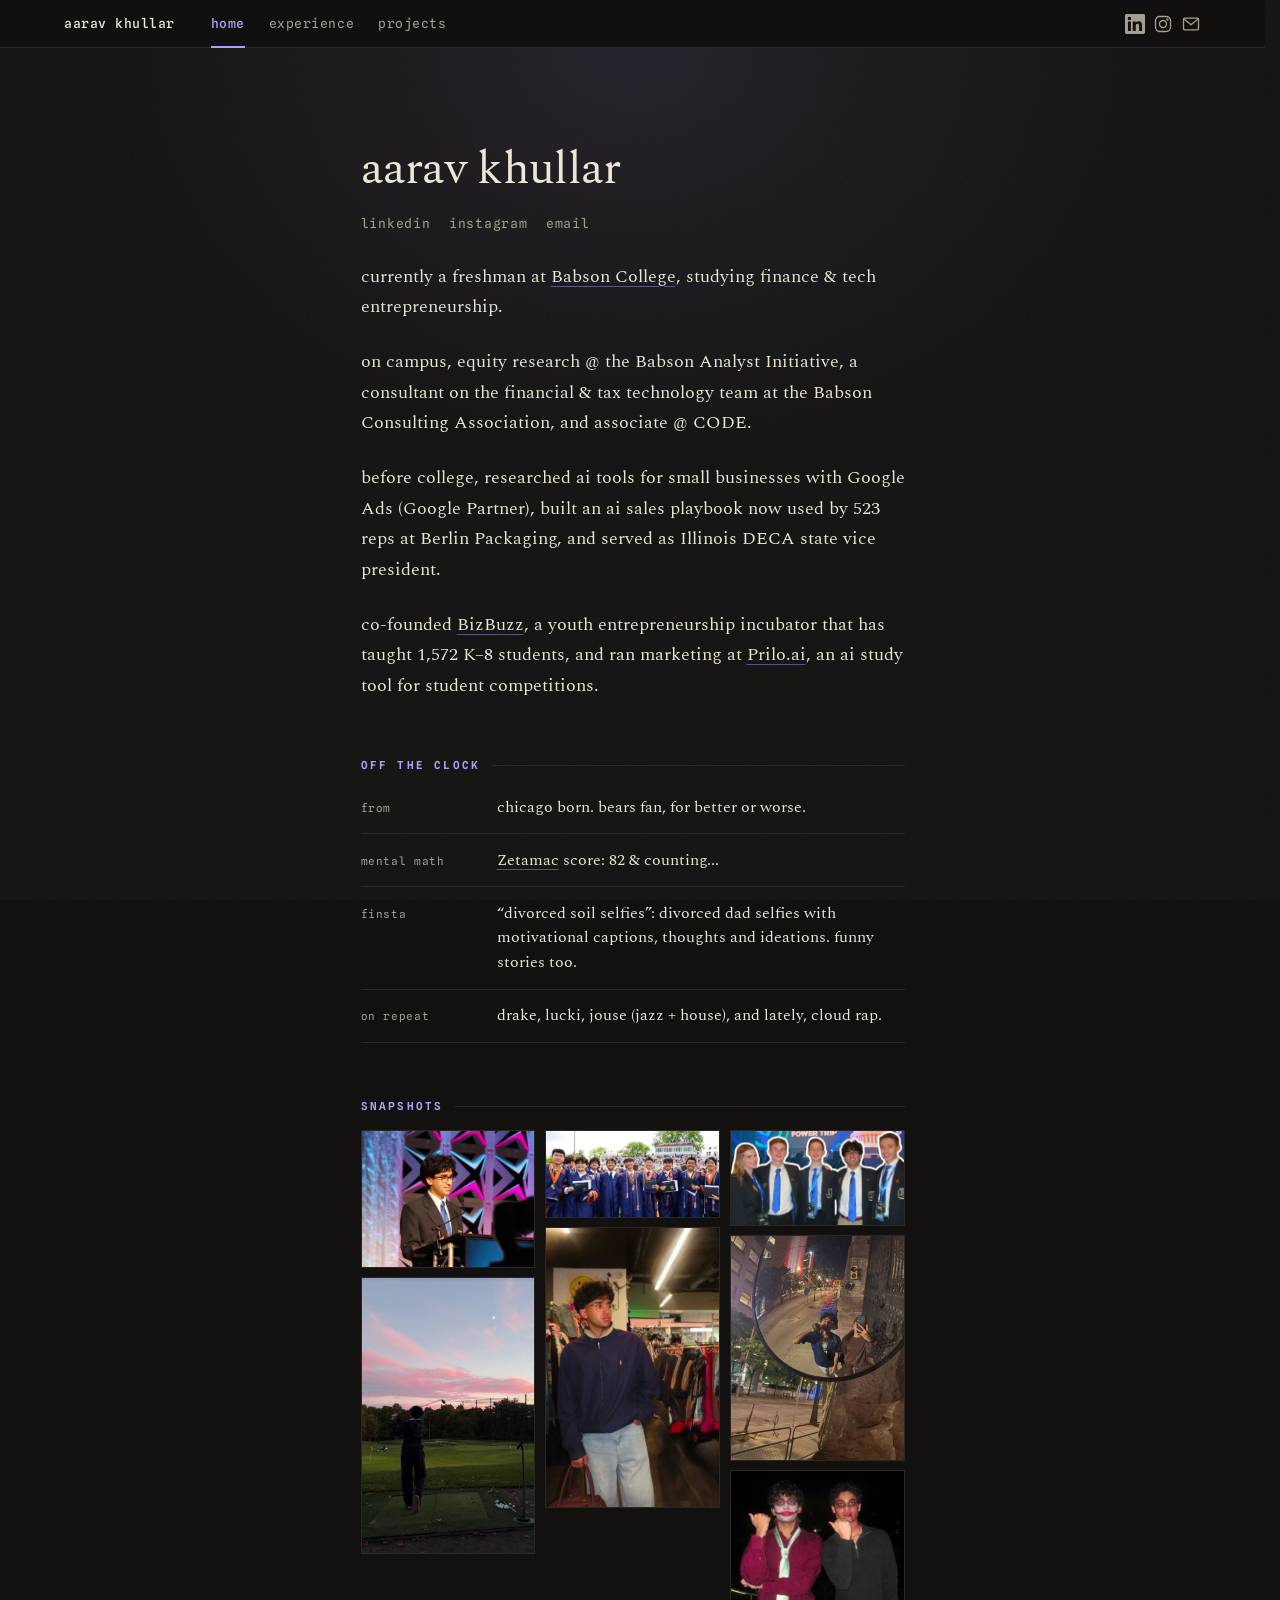
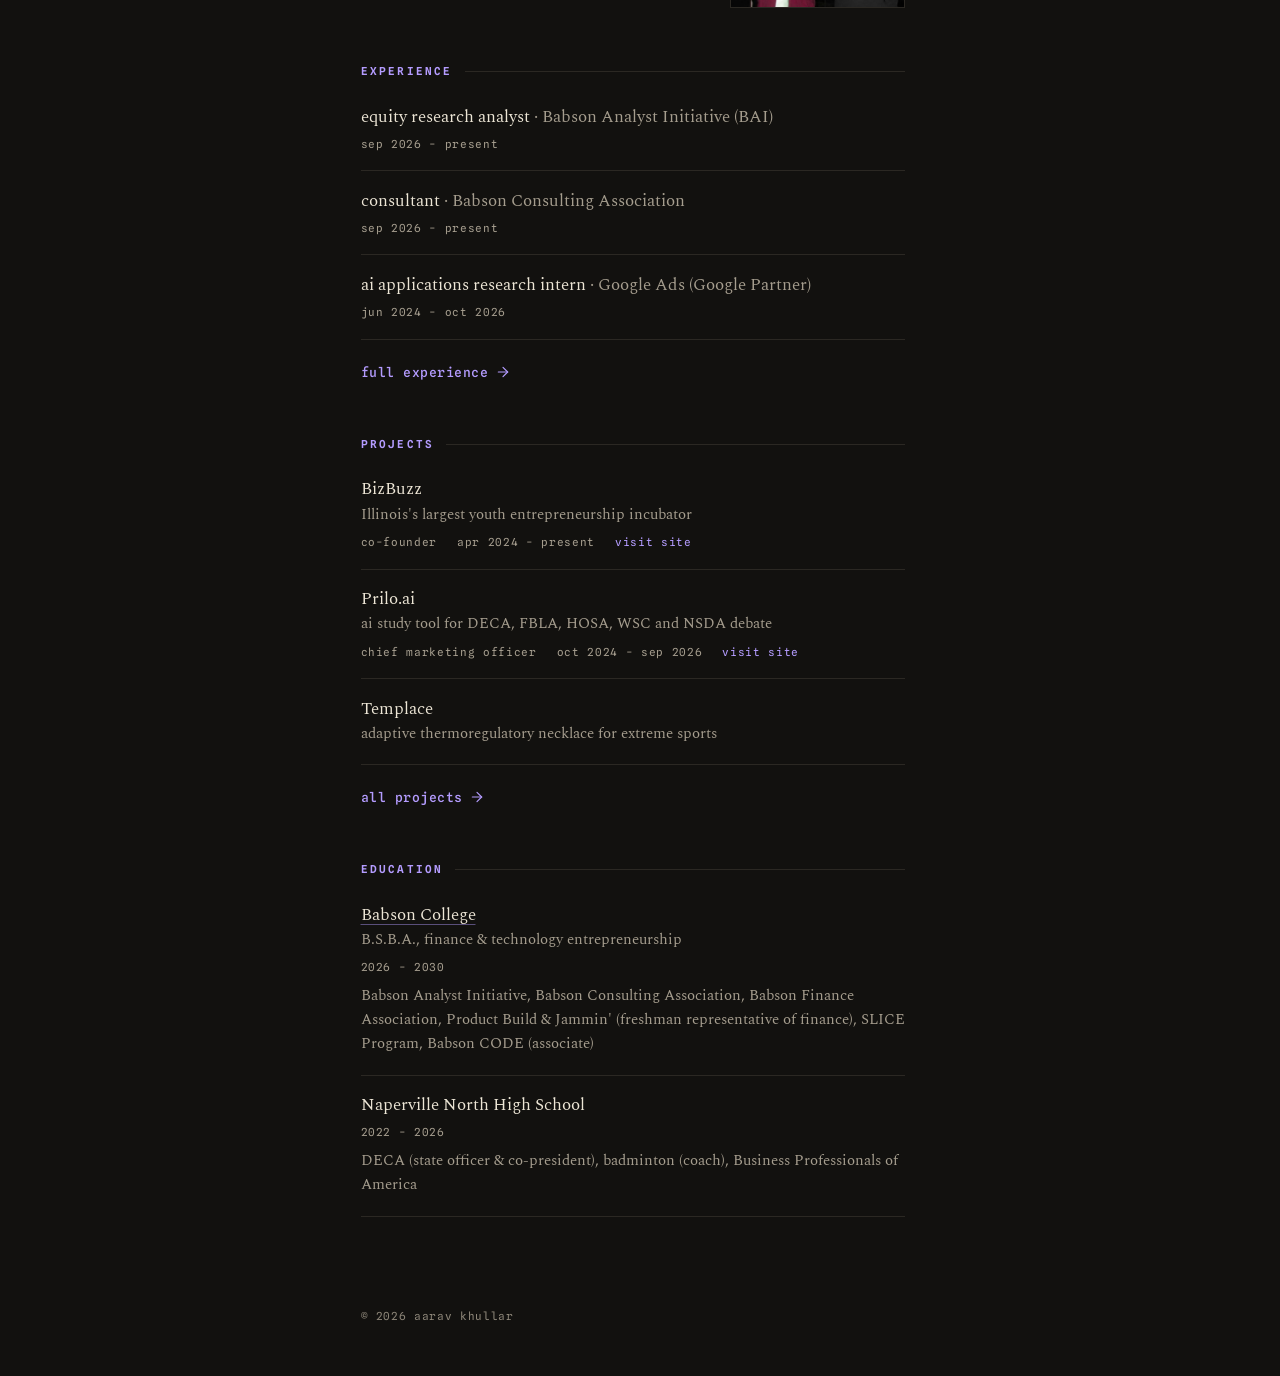
<file: index.html>
﻿<!doctype html>
<html lang="en">
<head>
  <meta charset="utf-8">
  <meta name="viewport" content="width=device-width, initial-scale=1, viewport-fit=cover">
  <title>Aarav Khullar</title>
  <meta name="description" content="Aarav Khullar: finance &amp; technology entrepreneurship student at Babson College, co-founder of BizBuzz, and former Illinois DECA state vice president.">
  <meta name="author" content="Aarav Khullar">
  <meta name="theme-color" content="#12110f">
  <meta property="og:type" content="website">
  <meta property="og:site_name" content="Aarav Khullar">
  <meta property="og:title" content="Aarav Khullar">
  <meta property="og:description" content="Aarav Khullar: finance &amp; technology entrepreneurship student at Babson College, co-founder of BizBuzz, and former Illinois DECA state vice president.">
  <meta name="twitter:card" content="summary">
  <meta name="twitter:title" content="Aarav Khullar">
  <meta name="twitter:description" content="Aarav Khullar: finance &amp; technology entrepreneurship student at Babson College, co-founder of BizBuzz, and former Illinois DECA state vice president.">
  <link rel="icon" href="favicon.svg" type="image/svg+xml">
  <link rel="preconnect" href="https://fonts.googleapis.com">
  <link rel="preconnect" href="https://fonts.gstatic.com" crossorigin>
  <link rel="stylesheet" href="https://fonts.googleapis.com/css2?family=Spectral:ital,wght@0,300;0,400;0,500;0,600;1,400&family=Spline+Sans+Mono:wght@300..700&display=swap">
  <link rel="stylesheet" href="styles.css">
</head>
<body data-page="home">
  <div class="shell">
    <main id="main" tabindex="-1">
      <noscript><div class="slab"><h1 class="name">aarav khullar</h1><p>this site needs javascript to display its content. find me on <a class="inline-link" href="https://www.linkedin.com/in/aaravkhullar/">linkedin</a>.</p></div></noscript>
    </main>
  </div>
  <script src="content.js"></script>
  <script src="site.js"></script>
</body>
</html>
</file>
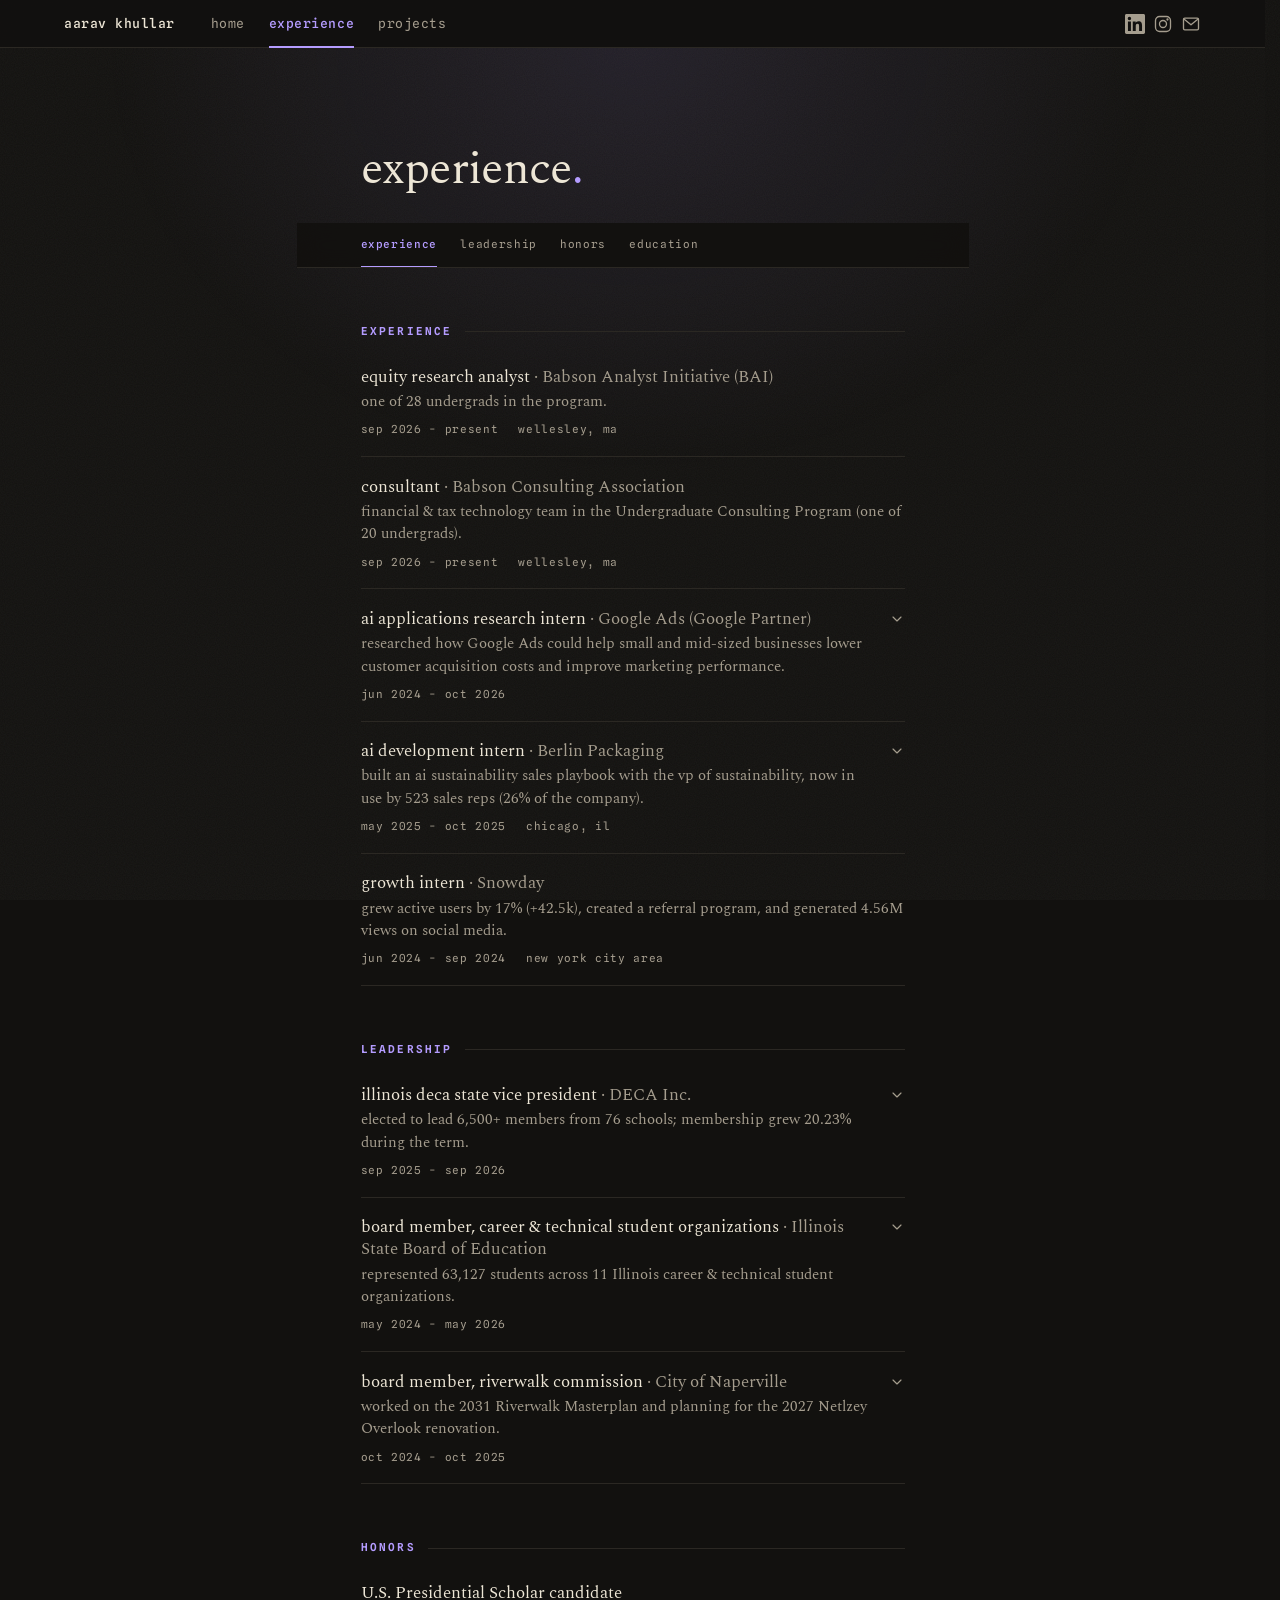
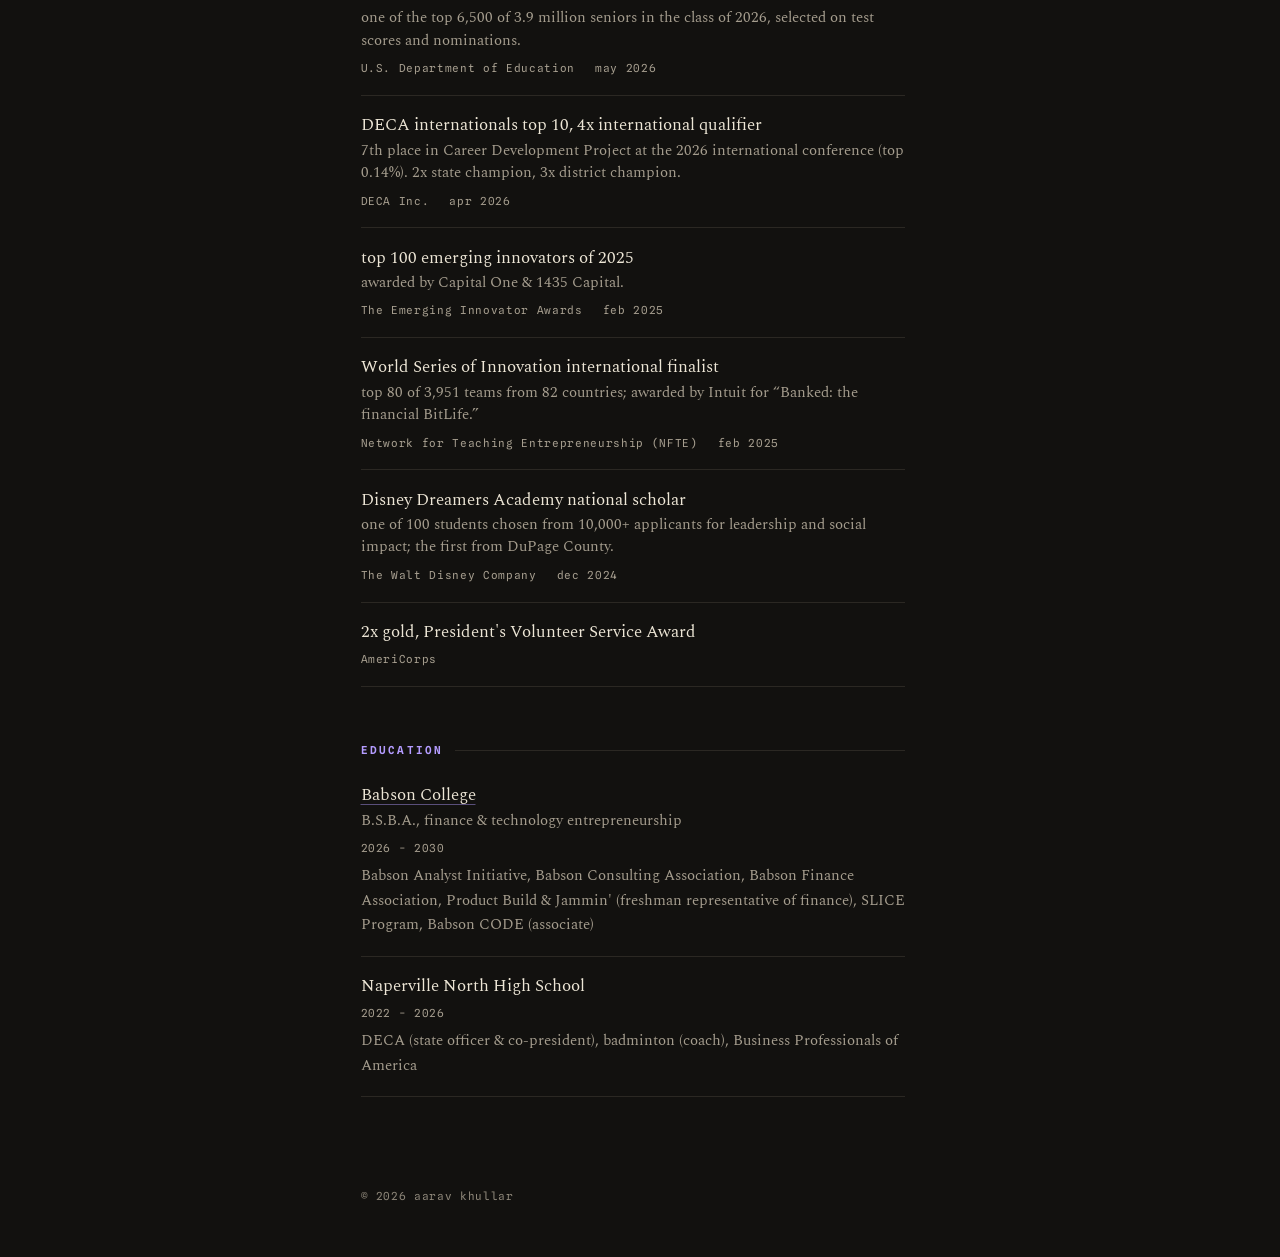
<file: experience.html>
﻿<!doctype html>
<html lang="en">
<head>
  <meta charset="utf-8">
  <meta name="viewport" content="width=device-width, initial-scale=1, viewport-fit=cover">
  <title>Experience | Aarav Khullar</title>
  <meta name="description" content="Experience, leadership, honors, and education of Aarav Khullar, a Babson College student.">
  <meta name="author" content="Aarav Khullar">
  <meta name="theme-color" content="#12110f">
  <meta property="og:type" content="website">
  <meta property="og:site_name" content="Aarav Khullar">
  <meta property="og:title" content="Experience | Aarav Khullar">
  <meta property="og:description" content="Experience, leadership, honors, and education of Aarav Khullar, a Babson College student.">
  <meta name="twitter:card" content="summary">
  <meta name="twitter:title" content="Experience | Aarav Khullar">
  <meta name="twitter:description" content="Experience, leadership, honors, and education of Aarav Khullar, a Babson College student.">
  <link rel="icon" href="favicon.svg" type="image/svg+xml">
  <link rel="preconnect" href="https://fonts.googleapis.com">
  <link rel="preconnect" href="https://fonts.gstatic.com" crossorigin>
  <link rel="stylesheet" href="https://fonts.googleapis.com/css2?family=Spectral:ital,wght@0,300;0,400;0,500;0,600;1,400&family=Spline+Sans+Mono:wght@300..700&display=swap">
  <link rel="stylesheet" href="styles.css">
</head>
<body data-page="experience">
  <div class="shell">
    <main id="main" tabindex="-1">
      <noscript><div class="slab"><h1 class="name">aarav khullar</h1><p>this site needs javascript to display its content. find me on <a class="inline-link" href="https://www.linkedin.com/in/aaravkhullar/">linkedin</a>.</p></div></noscript>
    </main>
  </div>
  <script src="content.js"></script>
  <script src="site.js"></script>
</body>
</html>
</file>
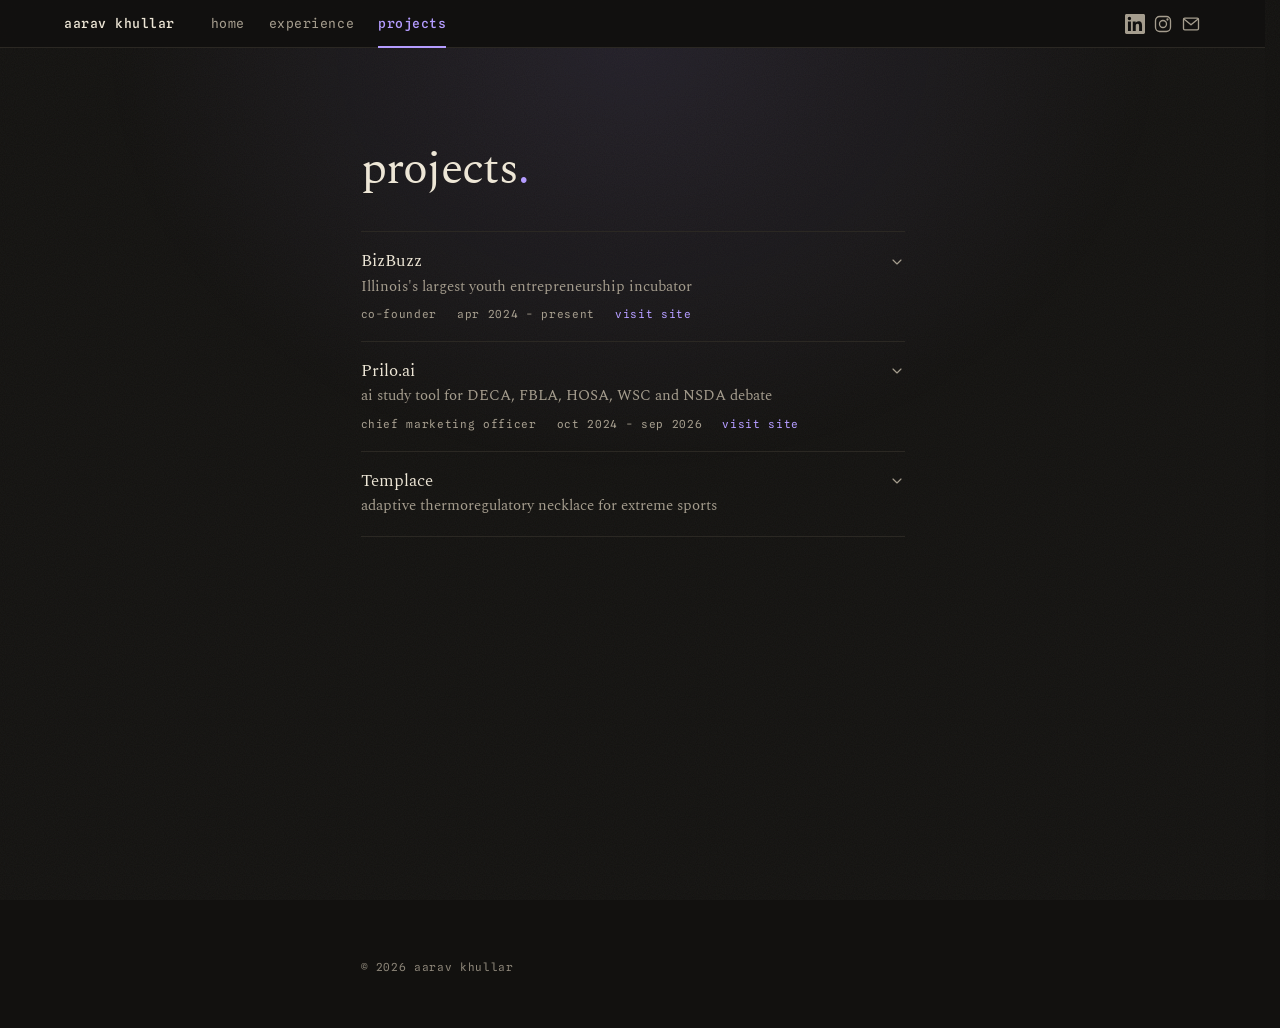
<file: projects.html>
﻿<!doctype html>
<html lang="en">
<head>
  <meta charset="utf-8">
  <meta name="viewport" content="width=device-width, initial-scale=1, viewport-fit=cover">
  <title>Projects | Aarav Khullar</title>
  <meta name="description" content="Projects by Aarav Khullar, including BizBuzz, Prilo.ai, and Templace.">
  <meta name="author" content="Aarav Khullar">
  <meta name="theme-color" content="#12110f">
  <meta property="og:type" content="website">
  <meta property="og:site_name" content="Aarav Khullar">
  <meta property="og:title" content="Projects | Aarav Khullar">
  <meta property="og:description" content="Projects by Aarav Khullar, including BizBuzz, Prilo.ai, and Templace.">
  <meta name="twitter:card" content="summary">
  <meta name="twitter:title" content="Projects | Aarav Khullar">
  <meta name="twitter:description" content="Projects by Aarav Khullar, including BizBuzz, Prilo.ai, and Templace.">
  <link rel="icon" href="favicon.svg" type="image/svg+xml">
  <link rel="preconnect" href="https://fonts.googleapis.com">
  <link rel="preconnect" href="https://fonts.gstatic.com" crossorigin>
  <link rel="stylesheet" href="https://fonts.googleapis.com/css2?family=Spectral:ital,wght@0,300;0,400;0,500;0,600;1,400&family=Spline+Sans+Mono:wght@300..700&display=swap">
  <link rel="stylesheet" href="styles.css">
</head>
<body data-page="projects">
  <div class="shell">
    <main id="main" tabindex="-1">
      <noscript><div class="slab"><h1 class="name">aarav khullar</h1><p>this site needs javascript to display its content. find me on <a class="inline-link" href="https://www.linkedin.com/in/aaravkhullar/">linkedin</a>.</p></div></noscript>
    </main>
  </div>
  <script src="content.js"></script>
  <script src="site.js"></script>
</body>
</html>
</file>
<file: styles.css>
/* ── tokens ─────────────────────────────────────────────── */
:root {
  /* dark "ink & lavender" palette — change these to retheme the whole site */
  color-scheme: dark;
  --bg: #12110f;
  --bg-2: #1b1916;
  --bg-3: #24211d;
  --label: #ede6d6;
  --label-2: #a59d8e;
  --label-3: #8c8578;
  --separator: #2b2823;
  --separator-strong: #3d3831;
  --accent: #b49cff;
  --accent-soft: rgba(180, 156, 255, 0.1);
  --accent-line: rgba(180, 156, 255, 0.45);
  --accent-glow: rgba(180, 156, 255, 0.22);

  --ease-out: cubic-bezier(0.22, 1, 0.36, 1);
  --ease-expo: cubic-bezier(0.19, 1, 0.22, 1);
  --dur-fast: 0.15s;
  --dur-base: 0.22s;
  --dur-slow: 0.38s;
  --dur-entrance: 0.72s;

  --font-body: "Spectral", Georgia, "Times New Roman", serif;
  --font-mono: "Spline Sans Mono", ui-monospace, monospace;
  --type-body: 1.0625rem;
  --type-mono: 0.8125rem;
  --type-label: 0.6875rem;

  --space-xs: 0.5rem;
  --space-sm: 0.75rem;
  --space-md: 1rem;
  --space-lg: 1.5rem;
  --space-xl: 2.5rem;
  --space-3xl: 6.5rem;
  --slab-pad-x: clamp(var(--space-lg), 5vw, var(--space-3xl));
  --topbar-h: 3rem;
  --tabbar-h: 3.5rem;
  --rail-h: 2.75rem;
  --hit: 2.75rem;
}
@media (max-width: 639px) {
  :root { --slab-pad-x: clamp(var(--space-md), 4vw, var(--space-xl)); }
}
@media (prefers-contrast: more) {
  :root { --label-2: #c9c1b1; --separator: #4a443b; --separator-strong: #61594d; }
}

/* ── base ───────────────────────────────────────────────── */
* { box-sizing: border-box; }
html {
  -webkit-text-size-adjust: 100%;
  -webkit-font-smoothing: antialiased;
  scroll-behavior: smooth;
  overflow-x: clip;
  scrollbar-gutter: stable;
  background: var(--bg);
  scroll-padding-top: calc(var(--rail-h) + 1rem);
  scroll-padding-bottom: var(--tabbar-h);
}
@media (min-width: 720px) {
  html { scroll-padding-top: calc(var(--topbar-h) + var(--rail-h) + 1rem); scroll-padding-bottom: 0; }
}
body {
  margin: 0;
  min-height: 100vh;
  background: var(--bg);
  color: var(--label);
  font-family: var(--font-body);
  font-size: var(--type-body);
  line-height: 1.62;
  text-rendering: optimizeLegibility;
  font-feature-settings: "liga", "kern";
}
::selection { background: var(--accent-glow); }
:focus-visible { outline: 2px solid var(--accent); outline-offset: 2px; }
img { max-width: 100%; }

/* paper grain */
.grain {
  position: fixed; inset: 0; pointer-events: none; z-index: 0;
  background-image: url("data:image/svg+xml,%3Csvg xmlns='http://www.w3.org/2000/svg' width='120' height='120'%3E%3Cfilter id='n'%3E%3CfeTurbulence type='fractalNoise' baseFrequency='0.9' numOctaves='2' stitchTiles='stitch'/%3E%3C/filter%3E%3Crect width='100%25' height='100%25' filter='url(%23n)'/%3E%3C/svg%3E");
  opacity: 0.05;
  mix-blend-mode: screen;
}
/* faint accent glow behind the top of the page */
.shell::before {
  content: ""; position: absolute; inset: 0 0 auto; height: 38rem; z-index: 0; pointer-events: none;
  background: radial-gradient(60% 100% at 50% 0%, var(--accent-soft), transparent 70%);
}

/* scroll progress */
.progress {
  position: fixed; top: 0; left: 0; width: 100%; height: 2px;
  background: var(--accent); z-index: 101;
  transform: scaleX(0); transform-origin: left center;
  pointer-events: none;
}
@media (min-width: 768px) {
  .progress { height: 2.5px; box-shadow: 0 0 12px var(--accent-glow), 0 0 2px var(--accent); }
}

.skip {
  position: fixed; left: 12px; top: 12px; z-index: 1000;
  background: var(--bg-2); color: var(--label);
  padding: var(--space-xs) var(--space-sm);
  border: 1px solid var(--separator);
  font-family: var(--font-mono); font-size: var(--type-mono);
  text-decoration: none;
  transform: translateY(-150%);
  transition: transform var(--dur-base) var(--ease-out);
}
.skip:focus-visible { transform: none; }

.shell { position: relative; isolation: isolate; min-height: 100dvh; }
main { position: relative; z-index: 1; }
@media (max-width: 719.98px) {
  main, .site-foot { padding-bottom: calc(var(--tabbar-h) + env(safe-area-inset-bottom, 0px)); }
}

/* ── top bar (desktop) / tab bar (mobile) ───────────────── */
.bar {
  z-index: 50;
  background: color-mix(in srgb, var(--bg) 88%, transparent);
  -webkit-backdrop-filter: saturate(1.4) blur(16px);
  backdrop-filter: saturate(1.4) blur(16px);
}
@media (prefers-reduced-transparency: reduce), (prefers-contrast: more) {
  .bar { background: var(--bg); backdrop-filter: none; }
}
@media (max-width: 719.98px) {
  .bar {
    position: fixed; left: 0; right: 0; bottom: 0;
    padding: 0 env(safe-area-inset-right, 0px) env(safe-area-inset-bottom, 0px) env(safe-area-inset-left, 0px);
    border-top: 1px solid var(--separator);
  }
}
@media (min-width: 720px) {
  .bar {
    position: sticky; top: 0;
    display: flex; align-items: stretch; gap: var(--space-lg);
    height: var(--topbar-h);
    padding: 0 var(--slab-pad-x);
    border-bottom: 1px solid var(--separator);
    transition: border-color var(--dur-base) var(--ease-out);
  }
  .bar[data-scrolled="true"] { border-bottom-color: var(--separator-strong); }
}
@media print { .bar, .progress, .grain { display: none; } }

.brand { display: none; }
@media (min-width: 720px) {
  .brand {
    display: inline-flex; align-items: center; flex: 0 0 auto;
    font-family: var(--font-mono); font-size: var(--type-mono); font-weight: 500;
    letter-spacing: 0.04em; line-height: 1; white-space: nowrap;
    color: var(--label); text-decoration: none;
  }
  .brand:hover { color: var(--accent); }
}

.tabs { display: flex; margin: 0; padding: 0; list-style: none; }
@media (max-width: 719.98px) { .tabs { height: var(--tabbar-h); } .tabs li { flex: 1 1 0; min-width: 0; } }
@media (min-width: 720px) { .tabs { height: 100%; } }

.tab {
  position: relative; display: flex; align-items: center; justify-content: center;
  height: 100%;
  font-family: var(--font-mono); font-weight: 400; line-height: 1;
  color: var(--label-2); text-decoration: none;
  -webkit-tap-highlight-color: transparent;
}
.tab::before {
  content: ""; position: absolute; height: 2px; background: var(--accent);
  opacity: 0; transform: scaleX(0.4);
  transition: opacity var(--dur-base) var(--ease-out), transform var(--dur-base) var(--ease-out);
}
.tab[aria-current="page"] { color: var(--accent); font-weight: 500; }
.tab[aria-current="page"]::before { opacity: 1; transform: none; }
.tab:focus-visible { outline-offset: -3px; }
.tab svg { flex: 0 0 auto; fill: none; stroke: currentColor; stroke-width: 1.75; stroke-linecap: round; stroke-linejoin: round; }
.tab span, .tab svg { transition: transform var(--dur-fast) var(--ease-out); }
.tab:active span, .tab:active svg { transform: scale(0.94); }
@media (hover: hover) and (pointer: fine) {
  .tab:hover { color: var(--label); }
  .tab[aria-current="page"]:hover { color: var(--accent); }
}
@media (max-width: 719.98px) {
  .tab { flex-direction: column; gap: 0.25rem; min-width: var(--hit); font-size: var(--type-label); letter-spacing: 0.04em; }
  .tab::before { top: -1px; left: 50%; width: 1.5rem; margin-left: -0.75rem; }
  .tab svg { width: 1.375rem; height: 1.375rem; }
}
@media (min-width: 720px) {
  .tab { padding: 0 var(--space-sm); font-size: var(--type-mono); letter-spacing: 0.04em; }
  .tab::before { bottom: -1px; left: var(--space-sm); right: var(--space-sm); }
  .tab svg { display: none; }
}

.bar-icons { display: none; }
@media (min-width: 720px) {
  .bar-icons { display: flex; align-items: center; gap: var(--space-xs); margin-left: auto; }
}
.icon-link {
  position: relative; display: inline-flex; align-items: center; justify-content: center;
  width: 1.25rem; height: 1.25rem; color: var(--label-2);
}
.icon-link::after { content: ""; position: absolute; inset: -0.35rem; }
.icon-link svg { width: 1.25rem; height: 1.25rem; fill: currentColor; transition: transform var(--dur-fast) var(--ease-out); }
.icon-link svg.stroke { fill: none; stroke: currentColor; stroke-width: 1.6; stroke-linecap: round; stroke-linejoin: round; }
.icon-link:active svg { transform: scale(0.92); }
@media (hover: hover) and (pointer: fine) { .icon-link:hover { color: var(--accent); } }

/* ── page slab ──────────────────────────────────────────── */
.slab {
  max-width: calc(34rem + 2 * var(--slab-pad-x));
  margin: 0 auto;
  padding: clamp(3rem, 11vw, 6rem) var(--slab-pad-x) clamp(3rem, 8vw, 5rem);
}
@media (prefers-reduced-motion: no-preference) {
  .slab[data-enter] > * { animation: enter var(--dur-entrance) var(--ease-expo) backwards; }
  .slab[data-enter] > :nth-child(2) { animation-delay: 60ms; }
  .slab[data-enter] > :nth-child(3) { animation-delay: 120ms; }
  .slab[data-enter] > :nth-child(4) { animation-delay: 180ms; }
  .slab[data-enter] > :nth-child(5) { animation-delay: 240ms; }
  .slab[data-enter] > :nth-child(n+6) { animation-delay: 300ms; }
}
@keyframes enter { from { opacity: 0; transform: translateY(8px); } to { opacity: 1; transform: none; } }

.name {
  margin: 0;
  font-family: var(--font-body);
  font-size: clamp(2rem, 9vw, 2.9rem);
  font-weight: 400; line-height: 1.1; letter-spacing: -0.015em;
  color: var(--label);
  overflow-wrap: anywhere;
}
.page-title {
  margin: 0;
  font-size: clamp(2rem, 9vw, 2.9rem);
  font-weight: 400; line-height: 1.1; letter-spacing: -0.015em;
}
.page-title .dot { color: var(--accent); }

.socials {
  display: flex; flex-wrap: wrap; gap: calc(-1em + 2.75rem) 1.125rem;
  margin: 1.35rem 0 2rem;
  font-family: var(--font-mono); font-size: var(--type-mono);
  line-height: 1; letter-spacing: 0.06em;
}
.socials a { position: relative; color: var(--label-2); text-decoration: none; -webkit-tap-highlight-color: transparent; }
.socials a::after { content: ""; position: absolute; top: 50%; left: 50%; width: max(100% + 0.75rem, var(--hit)); height: max(100%, var(--hit)); transform: translate(-50%, -50%); }
.socials a:active { color: var(--accent); }
@media (hover: hover) and (pointer: fine) { .socials a:hover { color: var(--label); } }

.prose {
  font-size: clamp(1.0625rem, 0.9rem + 1.1vw, 1.125rem);
  line-height: 1.7;
}
.prose p { margin: 0 0 1.35em; }
.prose p:last-child { margin-bottom: 0; }
.prose a, .inline-link {
  color: inherit;
  text-decoration: underline 1px var(--accent-line);
  text-underline-offset: 0.22em;
  transition: color var(--dur-fast) var(--ease-out), text-decoration-color var(--dur-fast) var(--ease-out);
}
.prose a:active, .inline-link:active { color: var(--accent); text-decoration-color: var(--accent); }
@media (hover: hover) and (pointer: fine) {
  .prose a:hover, .inline-link:hover { color: var(--accent); text-decoration-color: var(--accent); }
}

/* ── sections ───────────────────────────────────────────── */
.section { margin-top: clamp(2.5rem, 8vw, 3.5rem); }
.label {
  display: flex; align-items: center; gap: var(--space-sm);
  margin: 0;
  font-family: var(--font-mono); font-size: var(--type-label); font-weight: 600;
  line-height: 1.4; letter-spacing: 0.2em; text-transform: uppercase;
  color: var(--accent);
}
.label::after { content: ""; flex: 1 1 0; height: 1px; background: var(--separator); }

.more { margin: var(--space-lg) 0 0; line-height: 1; }
.arrow-link {
  position: relative; display: inline-flex; align-items: center; gap: 0.4rem;
  font-family: var(--font-mono); font-size: var(--type-mono); font-weight: 500;
  letter-spacing: 0.04em; line-height: 1;
  color: var(--accent); text-decoration: none;
  -webkit-tap-highlight-color: transparent;
}
.arrow-link::after { content: ""; position: absolute; top: 50%; left: 50%; width: max(100% + 0.75rem, var(--hit)); height: max(100%, var(--hit)); transform: translate(-50%, -50%); }
.arrow-link svg { flex: 0 0 auto; width: 1rem; height: 1rem; fill: none; stroke: currentColor; stroke-width: 1.75; stroke-linecap: round; stroke-linejoin: round; transition: transform var(--dur-fast) var(--ease-out); }
.arrow-link:active { opacity: 0.6; }
.arrow-link:active svg { transform: translateX(0.1875rem); }
@media (hover: hover) and (pointer: fine) {
  .arrow-link:hover span { text-decoration: underline 1px; text-underline-offset: 0.3em; }
  .arrow-link:hover svg { transform: translateX(0.1875rem); }
}

/* ── rows (projects / experience) ───────────────────────── */
.rows { margin: 0; padding: 0; list-style: none; }
.section .rows { margin-top: var(--space-xs); }
.page-rows { margin-top: clamp(1.5rem, 5vw, 2.25rem); border-top: 1px solid var(--separator); }
.row {
  display: flex; align-items: flex-start; gap: clamp(0.75rem, 3vw, 1.1rem);
  padding: 1.15rem 0;
  border-bottom: 1px solid var(--separator);
}
.thumb {
  flex: 0 0 auto;
  width: clamp(5.25rem, 25vw, 6.75rem); aspect-ratio: 3 / 2;
  overflow: hidden; border: 1px solid var(--separator); background: var(--bg-2);
}
.thumb img { display: block; width: 100%; height: 100%; object-fit: cover; object-position: center 35%; }
.row-body { flex: 1 1 auto; min-width: 0; }
.row-head { display: flex; align-items: flex-start; gap: var(--space-sm); }
.row-head > div { flex: 1 1 auto; min-width: 0; }
.row-title { margin: 0; font-size: 1.0625rem; font-weight: 400; line-height: 1.3; color: var(--label); }
.row-title .org { color: var(--label-2); }
.row-sub { margin: 0.2rem 0 0; font-size: 0.9375rem; line-height: 1.5; color: var(--label-2); }
.meta {
  display: flex; flex-wrap: wrap; align-items: baseline; gap: 0.4rem 1.25rem;
  margin: 0.55rem 0 0;
  font-family: var(--font-mono); font-size: var(--type-label);
  line-height: 1.4; letter-spacing: 0.06em; color: var(--label-2);
}
.meta a { position: relative; color: var(--accent); text-decoration: none; -webkit-tap-highlight-color: transparent; }
.meta a::after { content: ""; position: absolute; top: 50%; left: 50%; width: max(100% + 0.75rem, var(--hit)); height: max(100%, var(--hit)); transform: translate(-50%, -50%); }
.meta a:active { opacity: 0.6; }
@media (hover: hover) and (pointer: fine) { .meta a:hover { text-decoration: underline 1px; text-underline-offset: 0.3em; } }

.toggle {
  position: relative; flex: 0 0 auto;
  display: inline-flex; align-items: center; justify-content: center;
  width: 1.5rem; height: 1.5rem; margin: -0.05rem -0.25rem 0 0; padding: 0;
  border: 0; background: none; color: var(--label-2); cursor: pointer;
}
.toggle::after { content: ""; position: absolute; inset: -0.6rem; }
.toggle svg { width: 1rem; height: 1rem; fill: none; stroke: currentColor; stroke-width: 1.75; stroke-linecap: round; stroke-linejoin: round; transition: transform var(--dur-slow) var(--ease-out); }
.toggle[aria-expanded="true"] svg { transform: rotate(180deg); }
.toggle[aria-expanded="true"] { color: var(--accent); }
@media (hover: hover) and (pointer: fine) { .toggle:hover { color: var(--accent); } }

.panel {
  display: grid; grid-template-rows: 0fr;
  transition: grid-template-rows var(--dur-slow) var(--ease-out);
}
.panel[data-open="true"] { grid-template-rows: 1fr; }
.panel > div { overflow: hidden; }
.panel ul {
  margin: 0.85rem 0 0.15rem; padding: 0 0 0 1rem;
  font-size: 0.9375rem; line-height: 1.6; color: var(--label);
}
.panel li { margin: 0 0 0.4rem; }
.panel li::marker { color: var(--accent); content: "– "; }

/* ── section rail (sub-nav) ─────────────────────────────── */
.rail {
  position: sticky; top: 0; z-index: 40;
  margin: clamp(1.25rem, 4vw, 1.75rem) calc(-1 * var(--slab-pad-x)) 0;
  padding: 0 var(--slab-pad-x);
  background: color-mix(in srgb, var(--bg) 92%, transparent);
  -webkit-backdrop-filter: blur(12px);
  backdrop-filter: blur(12px);
  border-bottom: 1px solid var(--separator);
}
@media (min-width: 720px) { .rail { top: var(--topbar-h); } }
.rail ul {
  display: flex; gap: 0.25rem; margin: 0; padding: 0; list-style: none;
  height: var(--rail-h); overflow-x: auto; scrollbar-width: none;
}
.rail ul::-webkit-scrollbar { display: none; }
.rail a {
  position: relative; display: flex; align-items: center; height: 100%;
  padding: 0 0.6rem;
  font-family: var(--font-mono); font-size: var(--type-label); letter-spacing: 0.06em;
  color: var(--label-2); text-decoration: none; white-space: nowrap;
}
.rail li:first-child a { padding-left: 0; }
.rail a::before {
  content: ""; position: absolute; bottom: -1px; left: 0.6rem; right: 0.6rem; height: 2px;
  background: var(--accent); opacity: 0; transform: scaleX(0.4);
  transition: opacity var(--dur-base) var(--ease-out), transform var(--dur-base) var(--ease-out);
}
.rail li:first-child a::before { left: 0; }
.rail a[aria-current="true"] { color: var(--accent); font-weight: 500; }
.rail a[aria-current="true"]::before { opacity: 1; transform: none; }
.rail a:focus-visible { outline-offset: -3px; }
@media (hover: hover) and (pointer: fine) { .rail a:hover { color: var(--label); } }

/* ── off the clock ──────────────────────────────────────── */
.facts { margin: var(--space-xs) 0 0; }
.facts div {
  display: grid; grid-template-columns: 7.5rem 1fr; gap: 0.25rem 1rem; align-items: baseline;
  padding: 0.85rem 0;
  border-bottom: 1px solid var(--separator);
}
.facts dt {
  font-family: var(--font-mono); font-size: var(--type-label);
  letter-spacing: 0.06em; color: var(--label-2);
}
.facts dd { margin: 0; font-size: 1rem; line-height: 1.55; color: var(--label); }
.facts dd a {
  color: inherit; text-decoration: underline 1px var(--accent-line); text-underline-offset: 0.22em;
  transition: color var(--dur-fast) var(--ease-out);
}
@media (hover: hover) and (pointer: fine) { .facts dd a:hover { color: var(--accent); text-decoration-color: var(--accent); } }
@media (max-width: 479px) { .facts div { grid-template-columns: 1fr; } }

/* ── snapshots (photo grid + lightbox) ──────────────────── */
.photos {
  margin: var(--space-md) 0 0; padding: 0; list-style: none;
  columns: 2; column-gap: 0.6rem;
}
@media (min-width: 560px) { .photos { columns: 3; } }
.photos li { break-inside: avoid; margin: 0 0 0.6rem; }
.photo {
  position: relative; display: block; width: 100%; padding: 0; margin: 0;
  border: 1px solid var(--separator); background: var(--bg-2);
  cursor: zoom-in; overflow: hidden;
}
.photo img {
  display: block; width: 100%; height: auto;
  filter: saturate(0.92);
  transition: transform var(--dur-slow) var(--ease-out), filter var(--dur-slow) var(--ease-out);
}
.photo-cap {
  position: absolute; left: 0; right: 0; bottom: 0;
  padding: 1.4rem 0.55rem 0.45rem;
  background: linear-gradient(transparent, rgba(10, 9, 8, 0.85));
  font-family: var(--font-mono); font-size: var(--type-label); letter-spacing: 0.04em; line-height: 1.35;
  color: var(--label); text-align: left;
  opacity: 0; transform: translateY(4px);
  transition: opacity var(--dur-base) var(--ease-out), transform var(--dur-base) var(--ease-out);
}
.photo:focus-visible { outline-offset: 3px; }
@media (hover: hover) and (pointer: fine) {
  .photo:hover { border-color: var(--accent-line); }
  .photo:hover img { transform: scale(1.03); filter: none; }
  .photo:hover .photo-cap, .photo:focus-visible .photo-cap { opacity: 1; transform: none; }
}

.lightbox {
  width: 100vw; height: 100dvh; max-width: none; max-height: none;
  margin: 0; padding: 3.5rem 3.75rem 3rem; border: 0;
  background: transparent; color: var(--label);
}
.lightbox::backdrop { background: rgba(8, 7, 6, 0.92); backdrop-filter: blur(6px); }
.lightbox[open] { display: flex; align-items: center; justify-content: center; }
@media (prefers-reduced-motion: no-preference) {
  .lightbox[open] figure { animation: enter var(--dur-slow) var(--ease-expo); }
}
.lightbox figure { margin: 0; display: flex; flex-direction: column; align-items: center; gap: 0.75rem; max-width: 100%; max-height: 100%; }
.lightbox img { max-width: 100%; max-height: calc(100dvh - 9rem); object-fit: contain; border: 1px solid var(--separator); }
.lightbox figcaption { font-family: var(--font-mono); font-size: var(--type-mono); letter-spacing: 0.04em; color: var(--label-2); text-align: center; }
.lb-count {
  position: absolute; top: 1.15rem; left: 50%; transform: translateX(-50%); margin: 0;
  font-family: var(--font-mono); font-size: var(--type-label); letter-spacing: 0.08em; color: var(--label-2);
}
.lb-btn {
  position: absolute; display: inline-flex; align-items: center; justify-content: center;
  width: var(--hit); height: var(--hit); padding: 0;
  border: 1px solid var(--separator-strong); background: var(--bg-2); color: var(--label);
  cursor: pointer; transition: color var(--dur-fast) var(--ease-out), border-color var(--dur-fast) var(--ease-out);
}
.lb-btn svg { width: 1.1rem; height: 1.1rem; fill: none; stroke: currentColor; stroke-width: 1.75; stroke-linecap: round; stroke-linejoin: round; }
.lb-close { top: 0.75rem; right: 0.75rem; }
.lb-prev, .lb-next { top: 50%; transform: translateY(-50%); }
.lb-prev { left: 0.75rem; }
.lb-next { right: 0.75rem; }
@media (max-width: 559px) {
  .lightbox { padding: 3.5rem 0.75rem 4.5rem; }
  .lb-prev, .lb-next { top: auto; bottom: 0.9rem; transform: none; }
  .lb-prev { left: calc(50% - 3.25rem); }
  .lb-next { right: calc(50% - 3.25rem); }
}
@media (hover: hover) and (pointer: fine) { .lb-btn:hover { color: var(--accent); border-color: var(--accent-line); } }

/* ── education / skills ─────────────────────────────────── */
.edu-notes { margin: 0.5rem 0 0; padding: 0; list-style: none; font-size: 0.9375rem; color: var(--label-2); }
.skills { margin: var(--space-md) 0 0; display: grid; gap: 1.1rem; }
.skills div { display: grid; gap: 0.45rem; }
.skills dt {
  font-family: var(--font-mono); font-size: var(--type-label);
  letter-spacing: 0.06em; color: var(--label-2);
}
.skills dd { margin: 0; display: flex; flex-wrap: wrap; gap: 0.4rem; }
.chip {
  display: inline-block;
  padding: 0.28rem 0.6rem 0.3rem;
  border: 1px solid var(--separator);
  background: var(--bg-2);
  font-family: var(--font-mono); font-size: var(--type-label); letter-spacing: 0.04em;
  line-height: 1.3; color: var(--label);
}

/* ── placeholders (missing content) ─────────────────────── */
.todo {
  font-style: italic;
  color: var(--accent);
  background: var(--accent-soft);
  text-decoration: underline 1px dashed var(--accent-line);
  text-underline-offset: 0.22em;
  padding: 0 0.2em;
  border-radius: 2px;
  -webkit-box-decoration-break: clone; box-decoration-break: clone;
}
.todo::before { content: "["; opacity: 0.55; font-style: normal; }
.todo::after { content: "]"; opacity: 0.55; font-style: normal; }
.draft-note {
  display: flex; gap: 0.6rem; align-items: baseline;
  margin: 0 0 1.75rem; padding: 0.65rem 0.8rem;
  border: 1px dashed var(--accent-line); background: var(--accent-soft);
  font-family: var(--font-mono); font-size: var(--type-label); line-height: 1.5; letter-spacing: 0.04em;
  color: var(--label-2);
}
.draft-note strong { color: var(--accent); font-weight: 600; text-transform: uppercase; letter-spacing: 0.16em; }

/* ── footer ─────────────────────────────────────────────── */
.site-foot {
  position: relative; z-index: 1;
  max-width: calc(34rem + 2 * var(--slab-pad-x));
  margin: 0 auto;
  padding: 0 var(--slab-pad-x) 2.5rem;
  font-family: var(--font-mono); font-size: var(--type-label); letter-spacing: 0.06em;
  color: var(--label-3);
}
.site-foot a { color: inherit; }

@media (prefers-reduced-motion: reduce) {
  *, ::before, ::after {
    animation-duration: 0.01ms !important; animation-iteration-count: 1 !important;
    transition-duration: 0.01ms !important; scroll-behavior: auto !important;
  }
  .grain { display: none; }
}
</file>
